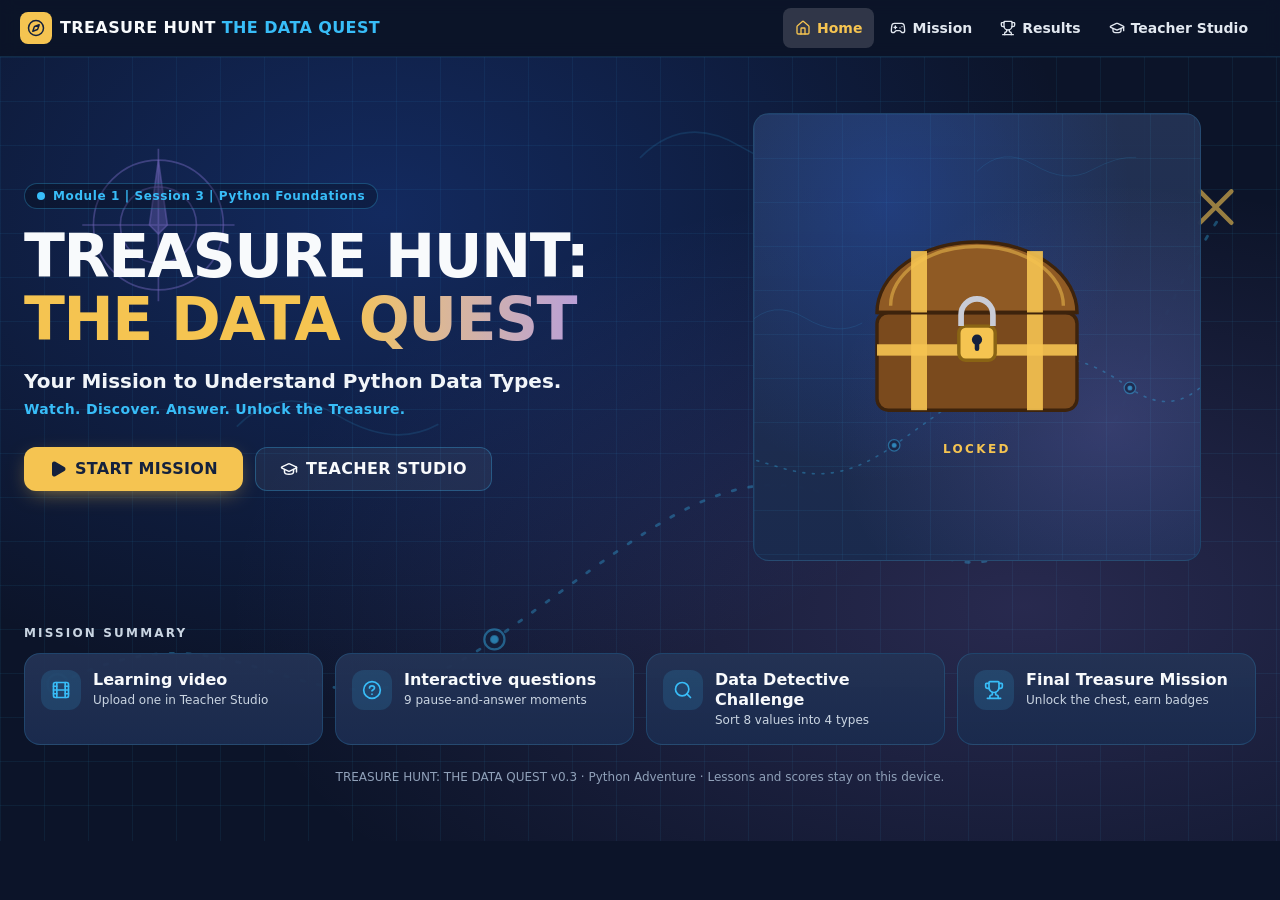
<file: 14-index.html>
<!doctype html>
<html lang="en" dir="ltr">
  <head>
    <meta charset="UTF-8" />
    <link rel="icon" type="image/svg+xml" href="data:image/svg+xml,%3Csvg xmlns='http://www.w3.org/2000/svg' viewBox='0 0 32 32'%3E%3Crect width='32' height='32' rx='7' fill='%2314213D'/%3E%3Cpath d='M6 15h20v9a2 2 0 0 1-2 2H8a2 2 0 0 1-2-2z' fill='%23F5C451'/%3E%3Cpath d='M6 15a10 8 0 0 1 20 0z' fill='%23d9a52b'/%3E%3C/svg%3E" />
    <meta name="viewport" content="width=device-width, initial-scale=1.0" />
    <meta name="theme-color" content="#14213D" />
    <title>TREASURE HUNT: THE DATA QUEST</title>
    <script type="module" crossorigin src="./12-index-C0VbtvYY.js"></script>
    <link rel="stylesheet" crossorigin href="./13-index-i5GDcPbq.css">
  </head>
  <body>
    <div id="root"></div>
  </body>
</html>
</file>
